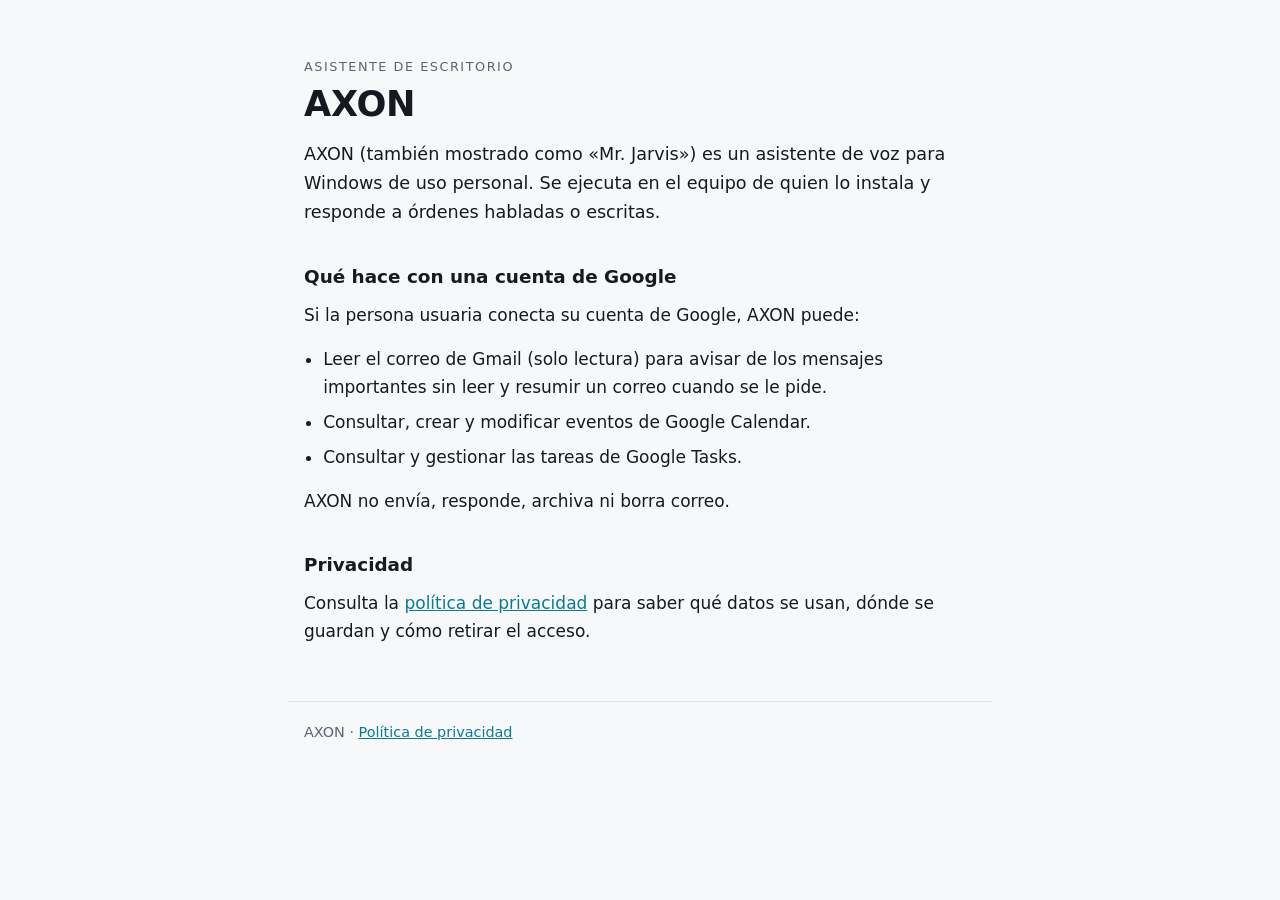
<file: index.html>
<!doctype html>
<html lang="es">
<head>
<meta charset="utf-8">
<meta name="viewport" content="width=device-width, initial-scale=1">
<title>AXON</title>
<meta name="description" content="AXON es un asistente de voz de escritorio para uso personal en Windows.">
<link rel="stylesheet" href="style.css">
</head>
<body>
<main>
  <p class="kicker">Asistente de escritorio</p>
  <h1>AXON</h1>
  <p class="lead">AXON (tambi&eacute;n mostrado como &laquo;Mr. Jarvis&raquo;) es un asistente de voz para Windows de uso personal. Se ejecuta en el equipo de quien lo instala y responde a &oacute;rdenes habladas o escritas.</p>

  <h2>Qu&eacute; hace con una cuenta de Google</h2>
  <p>Si la persona usuaria conecta su cuenta de Google, AXON puede:</p>
  <ul>
    <li>Leer el correo de Gmail (solo lectura) para avisar de los mensajes importantes sin leer y resumir un correo cuando se le pide.</li>
    <li>Consultar, crear y modificar eventos de Google Calendar.</li>
    <li>Consultar y gestionar las tareas de Google Tasks.</li>
  </ul>
  <p>AXON no env&iacute;a, responde, archiva ni borra correo.</p>

  <h2>Privacidad</h2>
  <p>Consulta la <a href="privacy.html">pol&iacute;tica de privacidad</a> para saber qu&eacute; datos se usan, d&oacute;nde se guardan y c&oacute;mo retirar el acceso.</p>
</main>
<footer>AXON &middot; <a href="privacy.html">Pol&iacute;tica de privacidad</a></footer>
</body>
</html>
</file>
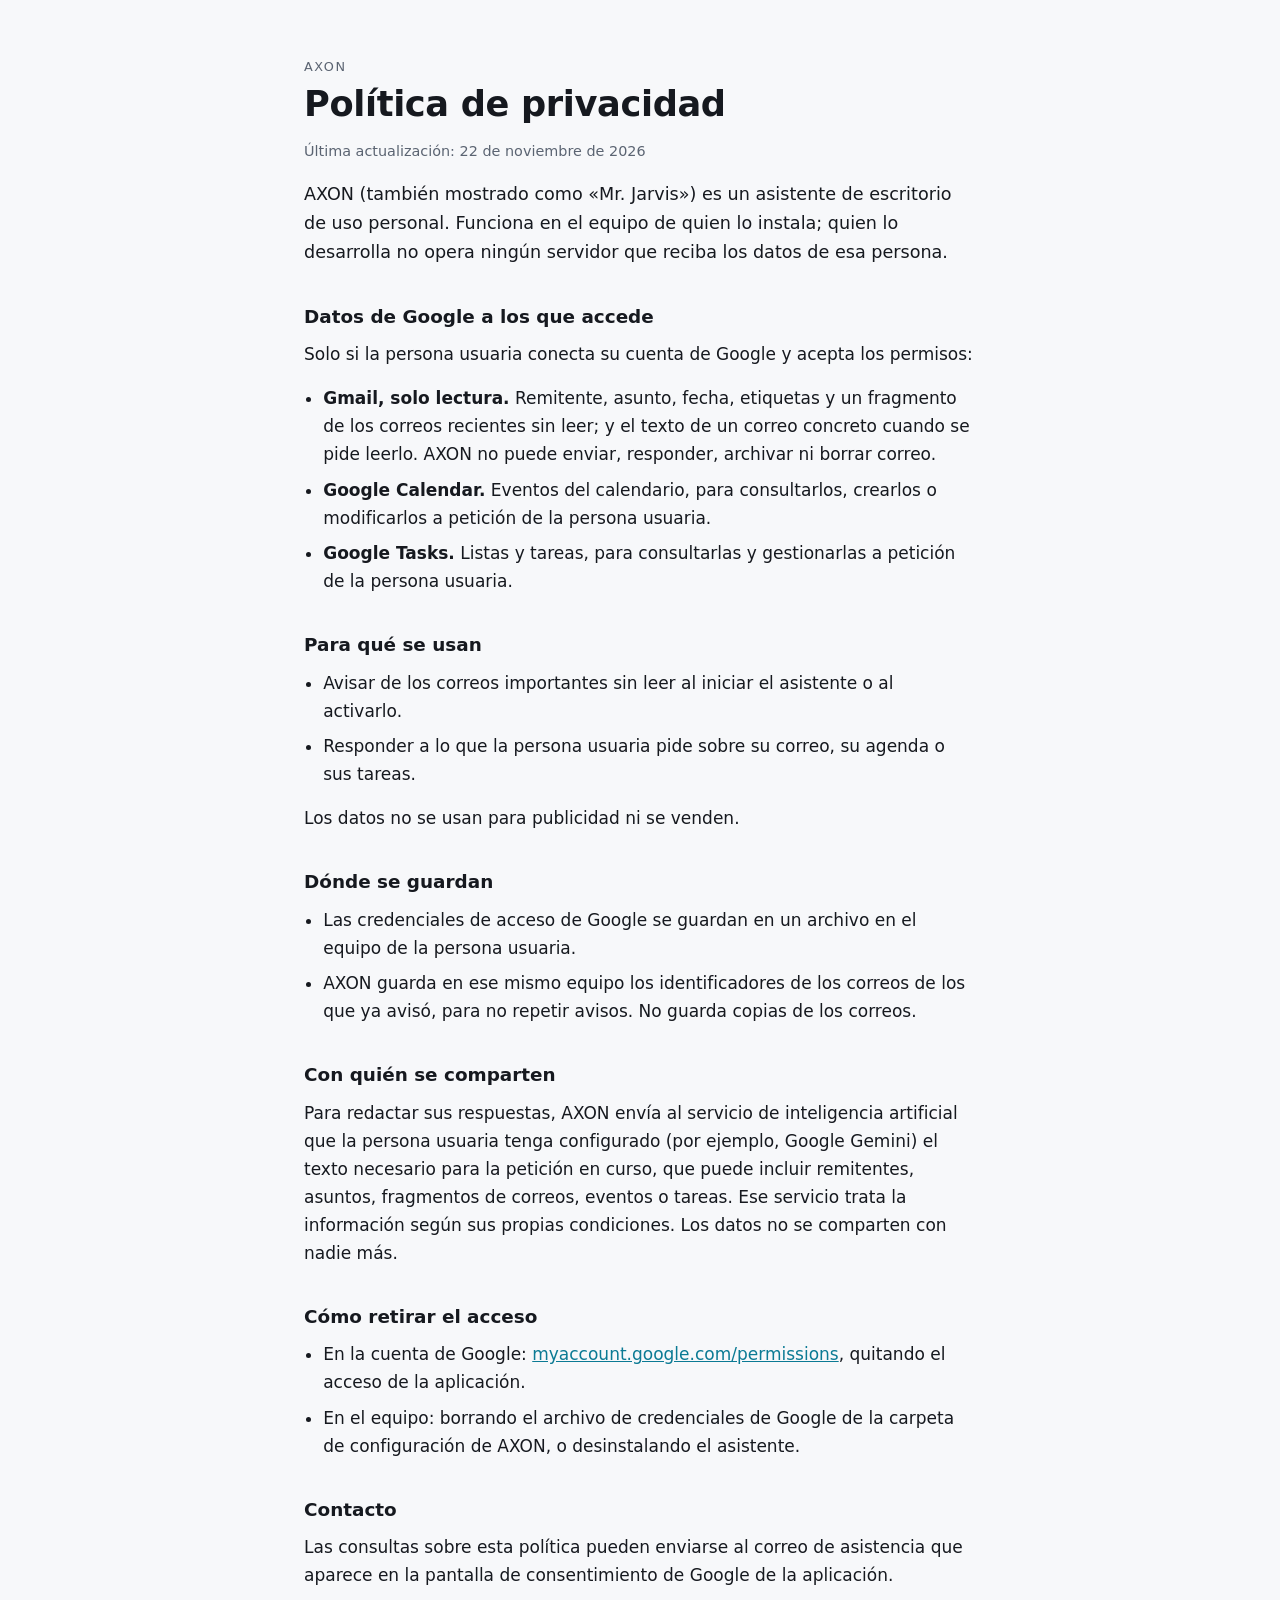
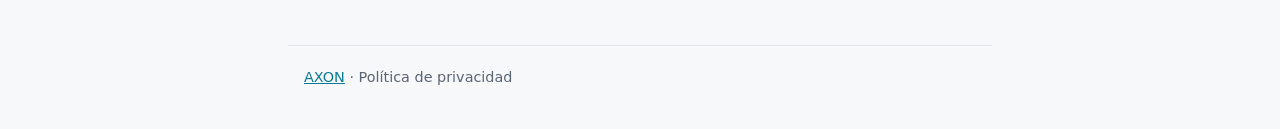
<file: privacy.html>
<!doctype html>
<html lang="es">
<head>
<meta charset="utf-8">
<meta name="viewport" content="width=device-width, initial-scale=1">
<title>Pol&iacute;tica de privacidad &middot; AXON</title>
<meta name="description" content="Qué datos usa AXON, dónde se guardan y cómo retirar el acceso.">
<link rel="stylesheet" href="style.css">
</head>
<body>
<main>
  <p class="kicker"><a href="./">AXON</a></p>
  <h1>Pol&iacute;tica de privacidad</h1>
  <p class="meta">&Uacute;ltima actualizaci&oacute;n: 22 de noviembre de 2026</p>

  <p class="lead">AXON (tambi&eacute;n mostrado como &laquo;Mr. Jarvis&raquo;) es un asistente de escritorio de uso personal. Funciona en el equipo de quien lo instala; quien lo desarrolla no opera ning&uacute;n servidor que reciba los datos de esa persona.</p>

  <h2>Datos de Google a los que accede</h2>
  <p>Solo si la persona usuaria conecta su cuenta de Google y acepta los permisos:</p>
  <ul>
    <li><strong>Gmail, solo lectura.</strong> Remitente, asunto, fecha, etiquetas y un fragmento de los correos recientes sin leer; y el texto de un correo concreto cuando se pide leerlo. AXON no puede enviar, responder, archivar ni borrar correo.</li>
    <li><strong>Google Calendar.</strong> Eventos del calendario, para consultarlos, crearlos o modificarlos a petici&oacute;n de la persona usuaria.</li>
    <li><strong>Google Tasks.</strong> Listas y tareas, para consultarlas y gestionarlas a petici&oacute;n de la persona usuaria.</li>
  </ul>

  <h2>Para qu&eacute; se usan</h2>
  <ul>
    <li>Avisar de los correos importantes sin leer al iniciar el asistente o al activarlo.</li>
    <li>Responder a lo que la persona usuaria pide sobre su correo, su agenda o sus tareas.</li>
  </ul>
  <p>Los datos no se usan para publicidad ni se venden.</p>

  <h2>D&oacute;nde se guardan</h2>
  <ul>
    <li>Las credenciales de acceso de Google se guardan en un archivo en el equipo de la persona usuaria.</li>
    <li>AXON guarda en ese mismo equipo los identificadores de los correos de los que ya avis&oacute;, para no repetir avisos. No guarda copias de los correos.</li>
  </ul>

  <h2>Con qui&eacute;n se comparten</h2>
  <p>Para redactar sus respuestas, AXON env&iacute;a al servicio de inteligencia artificial que la persona usuaria tenga configurado (por ejemplo, Google Gemini) el texto necesario para la petici&oacute;n en curso, que puede incluir remitentes, asuntos, fragmentos de correos, eventos o tareas. Ese servicio trata la informaci&oacute;n seg&uacute;n sus propias condiciones. Los datos no se comparten con nadie m&aacute;s.</p>

  <h2>C&oacute;mo retirar el acceso</h2>
  <ul>
    <li>En la cuenta de Google: <a href="https://myaccount.google.com/permissions">myaccount.google.com/permissions</a>, quitando el acceso de la aplicaci&oacute;n.</li>
    <li>En el equipo: borrando el archivo de credenciales de Google de la carpeta de configuraci&oacute;n de AXON, o desinstalando el asistente.</li>
  </ul>

  <h2>Contacto</h2>
  <p>Las consultas sobre esta pol&iacute;tica pueden enviarse al correo de asistencia que aparece en la pantalla de consentimiento de Google de la aplicaci&oacute;n.</p>
</main>
<footer><a href="./">AXON</a> &middot; Pol&iacute;tica de privacidad</footer>
</body>
</html>
</file>
<file: style.css>
:root {
  --bg: #f7f8fa;
  --text: #16191f;
  --muted: #5b6472;
  --accent: #0b7a94;
  --rule: #dfe3ea;
}
@media (prefers-color-scheme: dark) {
  :root {
    --bg: #0b0e13;
    --text: #e7eaf0;
    --muted: #9aa3b2;
    --accent: #4fd3ee;
    --rule: #232a35;
  }
}
* { box-sizing: border-box; }
body {
  margin: 0;
  background: var(--bg);
  color: var(--text);
  font: 17px/1.65 "Segoe UI", system-ui, -apple-system, Roboto, sans-serif;
}
main, footer {
  max-width: 44rem;
  margin: 0 auto;
  padding: 0 1rem;
}
main { padding-top: 3.5rem; padding-bottom: 2.5rem; }
h1 { font-size: 2.2rem; line-height: 1.15; margin: 0 0 1rem; letter-spacing: -0.01em; }
h2 { font-size: 1.15rem; margin: 2.2rem 0 0.5rem; }
p, ul { margin: 0 0 1rem; }
ul { padding-left: 1.2rem; }
li { margin-bottom: 0.45rem; }
a { color: var(--accent); }
.kicker {
  margin: 0 0 0.4rem;
  font-size: 0.8rem;
  letter-spacing: 0.12em;
  text-transform: uppercase;
  color: var(--muted);
}
.kicker a { color: inherit; text-decoration: none; }
.lead { font-size: 1.1rem; }
.meta { color: var(--muted); font-size: 0.9rem; }
footer {
  border-top: 1px solid var(--rule);
  padding-top: 1.2rem;
  padding-bottom: 2.5rem;
  color: var(--muted);
  font-size: 0.9rem;
}
</file>
